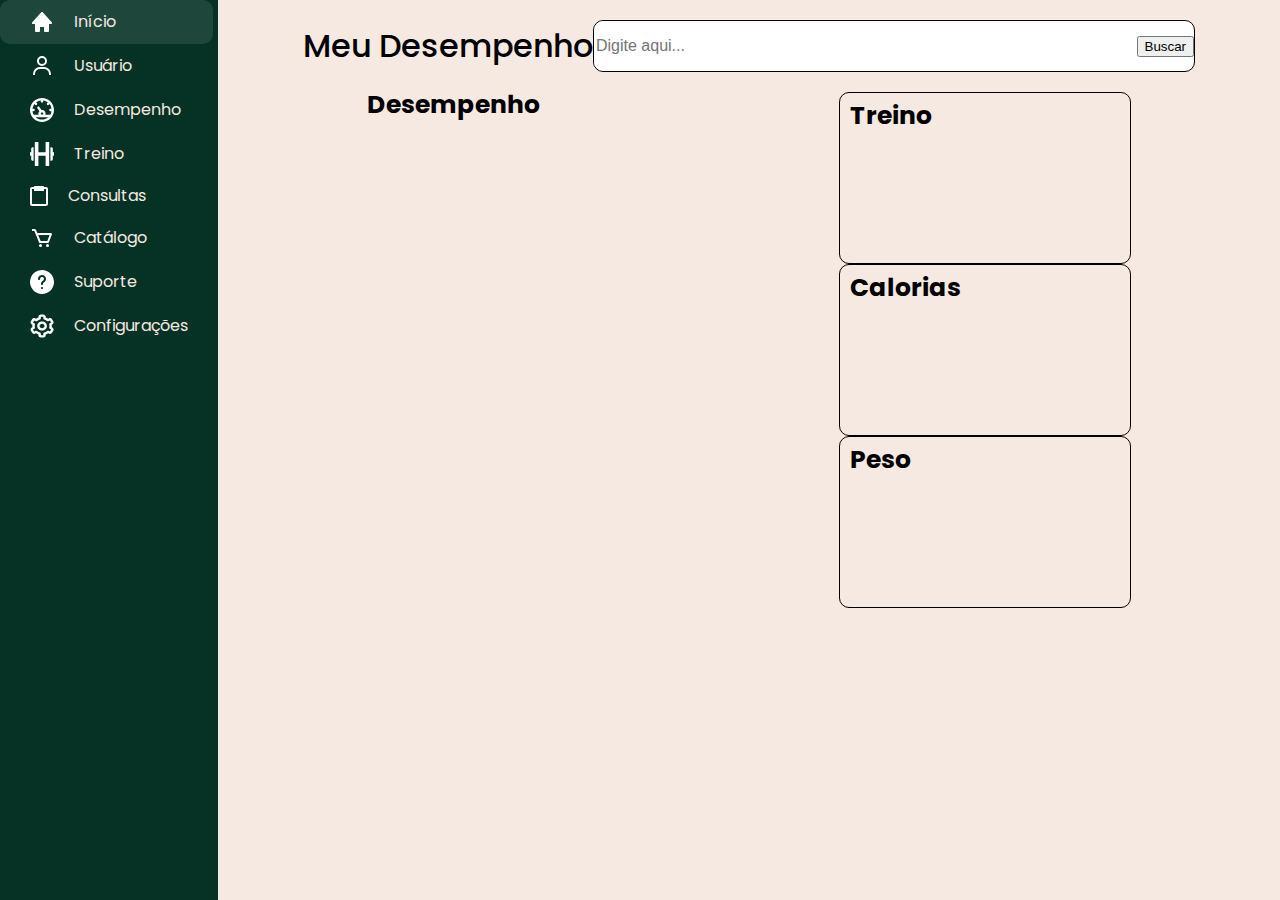
<file: html/dashboard-usuario.html>
<!DOCTYPE html>
<html lang="pt-BR">
<head>
    <meta charset="UTF-8">
    <meta name="viewport" content="width=device-width, initial-scale=1.0">
    <title>Desempenho do Usuário</title>
    <link rel="stylesheet" href="../css/reset.css">
    <link rel="stylesheet" href= "../css/dashboard-usuario.css">
</head>
<body>
   <div class="container">
        <section class="left">
            <aside>
                <nav>
                    <ul>
                        <li><a  href="#"> <img src="../assets/icons/dashboard-usuario/inicio-icon.svg" alt=""> Início</a></li>
                        <li><a href="#"> <img src="../assets/icons/dashboard-usuario/user-icon.svg" alt=""> Usuário</a></li>
                        <li><a href="#"> <img src="../assets/icons/dashboard-usuario/desempenho-icon.svg" alt=""> Desempenho</a></li>
                        <li><a href="#"> <img src="../assets/icons/dashboard-usuario/treino-icon.svg" alt=""> Treino</a></li>
                        <li><a href="#"> <img src="../assets/icons/dashboard-usuario/consulta-icon.svg" alt=""> Consultas</a></li>
                        <li><a href="#"> <img src="../assets/icons/dashboard-usuario/market-icon.svg" alt=""> Catálogo</a></li>
                        <li><a href="#"> <img src="../assets/icons/dashboard-usuario/suport-icon.svg" alt=""> Suporte</a></li>
                        <li><a href="#"> <img src="../assets/icons/dashboard-usuario/config-icon.svg" alt=""> Configurações</a></li>
                    </ul>
                </nav>
            </aside>
        </section>

        <section class="right">
            <div class="background-right"></div>   
            <header>
                <h1>Meu Desempenho</h1>
                <form action="#" method="get">
                    <input type="search" id="search" name="search" placeholder="Digite aqui...">
                    <button type="submit">Buscar</button>
                </form>
            </header>
    
            <main>   
                    <section class="desempenho">
                        <h2 id="performance-title">Desempenho</h2>
                            <div class="metrics">
                                <article>
                                    <h3>Treino</h3>
                                </article>
                                <article>
                                    <h3>Calorias</h3>
                                </article>
                                <article>
                                    <h3>Peso</h3>
                                </article>
                            </div>
                    </section>
            </main>
        </section>

   </div>
</body>
</html
</file>
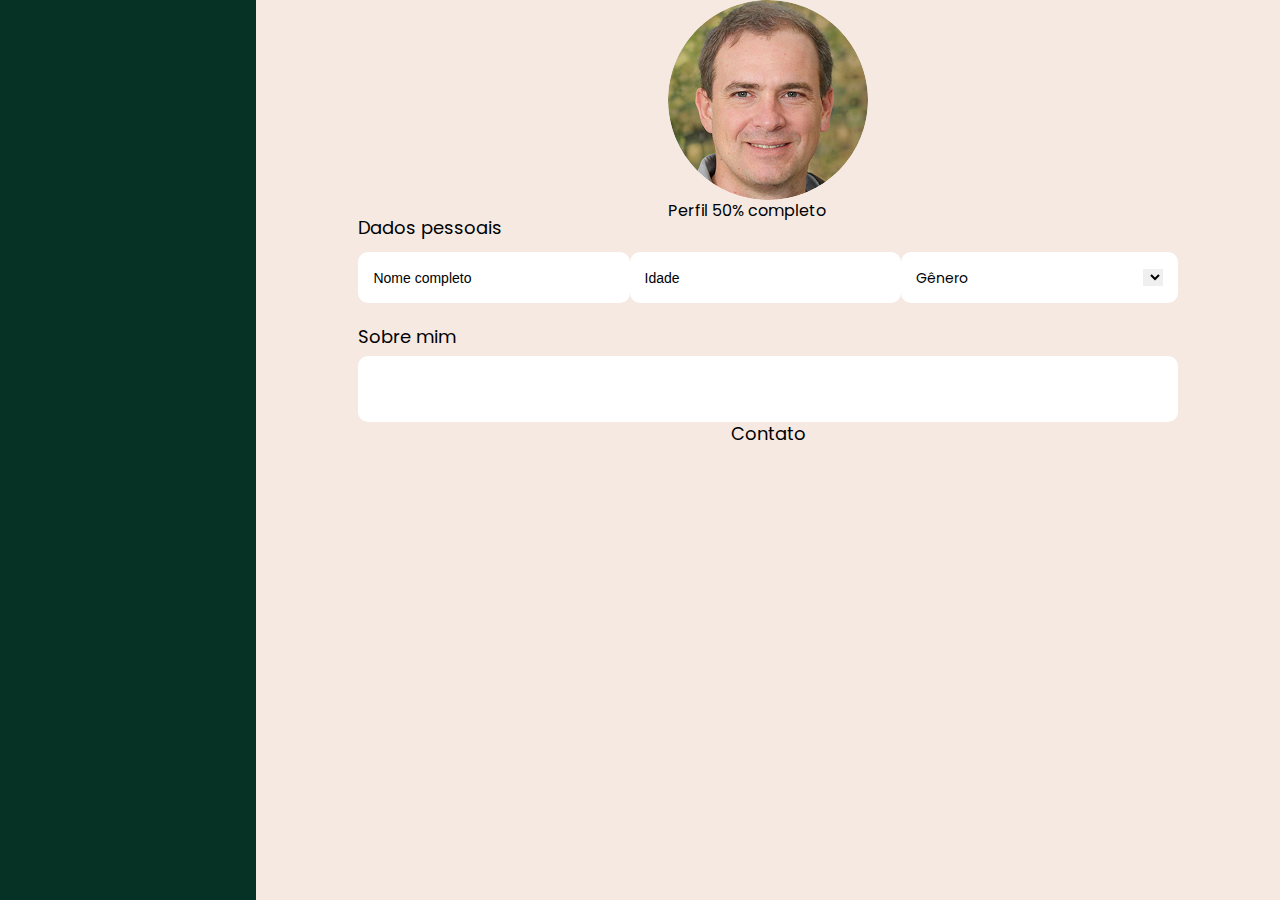
<file: teste/user-page.html>
<!DOCTYPE html>
<html lang="pt-br">
<head>
    <meta charset="UTF-8">
    <meta name="viewport" content="width=device-width, initial-scale=1.0">
    <title>Document</title>
    <link rel="stylesheet" href="reset.css">
    <link rel="stylesheet" href="user-page.css">
</head>
<body>
    <div class="container">
        <section class="left">

        </section>
        <section class="right">
            <div class="user-picture">
                <picture>
                    <img src="p1KLIPoW 1.jpg" alt="">
                </picture>
                <h4>Perfil 50% completo</h4>
            </div>
            <div class="form">
                <form action="" method="post"></form>
                    <h3>Dados pessoais</h3>
                        <div class="form-inner">
                                <input type="text" name="nome-completo" id="" value="Nome completo">
                            <input type="text" name="idade" id="" value="Idade">
                            <div class="gender">
                                <label for="genero">Gênero</label>
                                <select name="genero" id="">
                                    <option value="Masculino"></option>
                                    <option value="Feminino"></option>
                                    <option value="Prefiro não informar"></option>
                                </select>
                            </div>
                        </div>
                </form>
            </div>
            <div class="about-me">
                <h3>Sobre mim</h3>
                <textarea name="sobre-mim" id=""></textarea>
            </div>
            <div class="contato">
                <h3>Contato</h3>
                
            </div>
        </section>
    </div>
</body>
</html>
</file>
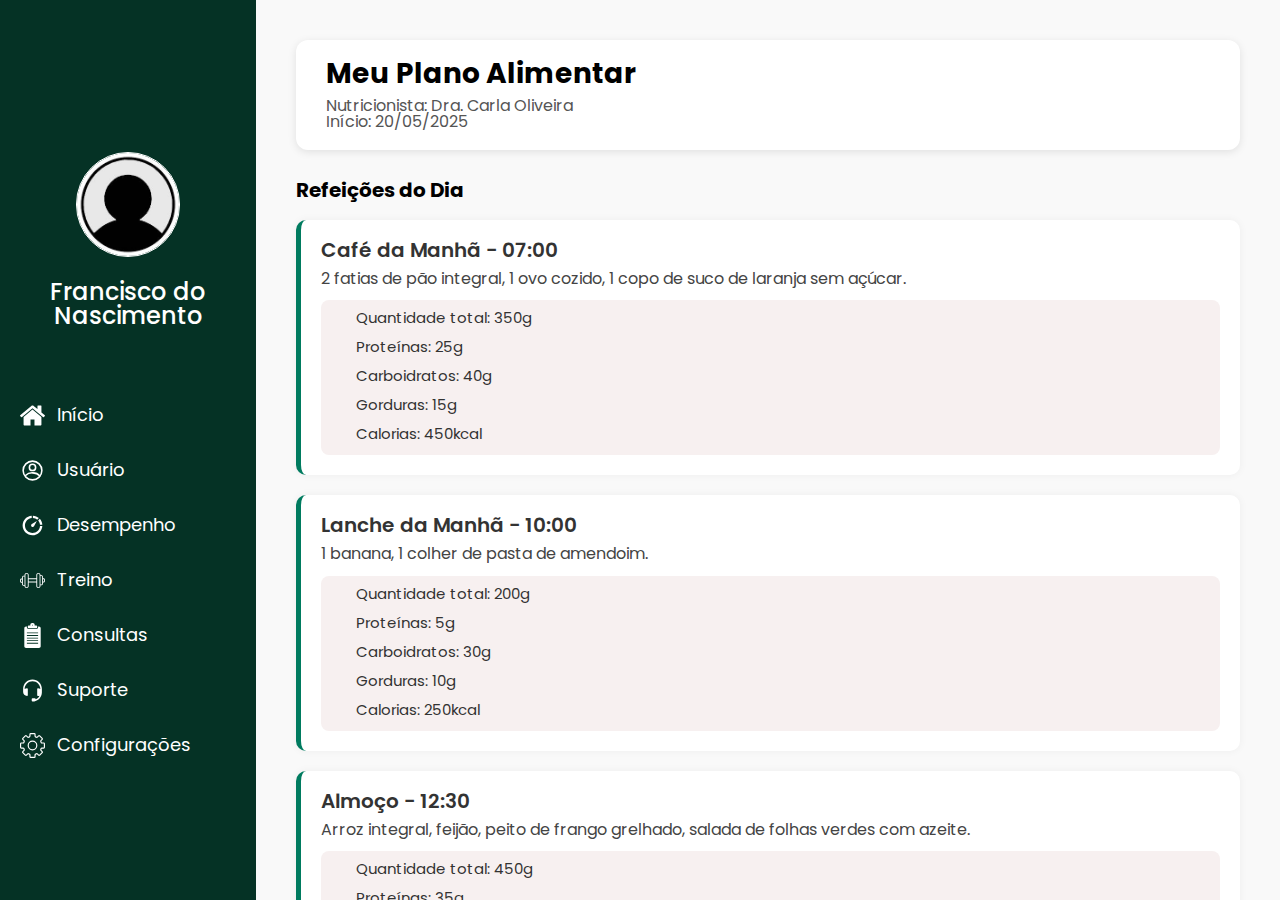
<file: view/html/pl-alimentar-usuario.html>
<!DOCTYPE html>
<html lang="pt-BR">

<head>
    <meta charset="UTF-8" />
    <meta name="viewport" content="width=device-width, initial-scale=1.0" />
    <title>Meu Plano Alimentar</title>
    <link rel="stylesheet" href="/view/css/reset.css">
    <link rel="stylesheet" href="/view/css/pl-alimentar-usuario.css" />
</head>

<body>
    <div class="container">
        <!-- Sidebar do cliente -->
        <section class="left">
            <div class="profile">
                <figure>
                    <img src="../assets/perfil-usuario/user-icon-default-mod.jpeg" alt="Foto de perfil" />
                </figure>
                <h2>Francisco do Nascimento</h2>
            </div>
            <aside>
                <nav>
                    <ul>
                        <li><a href="landing-page.php"><img src="../assets/perfil-usuario/incio-icon.svg"
                                    width="25px">Início</a></li>
                        <li><a href="perfil-usuario.php"><img src="../assets/perfil-usuario/profile-icon.svg"
                                    width="25px">Usuário</a></li>
                        <li><a href="dashboard-usuario.php"><img src="../assets/perfil-usuario/desempenho-icon.svg"
                                    width="25px">Desempenho</a></li>
                        <li><a href="treinos.php"><img src="../assets/perfil-usuario/treinos-icon.svg"
                                    width="25px">Treino</a></li>
                        <li><a href="consultas-agendadas.php"><img src="../assets/perfil-usuario/consultas-icon.svg"
                                    width="25px">Consultas</a></li>
                        <li><a href="suporte.php"><img src="../assets/perfil-usuario/suporte-icon.svg"
                                    width="25px">Suporte</a></li>
                        <li><a href="#"><img src="../assets/perfil-usuario/configuracao-icon.svg"
                                    width="25px">Configurações</a></li>
                    </ul>
                </nav>
            </aside>
        </section>

        <!-- Conteúdo do plano alimentar do cliente -->
        <main class="plano-container">
            <header class="plano-header">
                <h1>Meu Plano Alimentar</h1>
                <p>Nutricionista: Dra. Carla Oliveira</p>
                <p>Início: 20/05/2025</p>
            </header>

            <section class="refeicoes">
                <h2>Refeições do Dia</h2>

                <div class="refeicao">
                    <h3>Café da Manhã - 07:00</h3>
                    <p>2 fatias de pão integral, 1 ovo cozido, 1 copo de suco de laranja sem açúcar.</p>
                    <div class="nutrientes">
                        <ul>
                            <li>Quantidade total: 350g</li>
                            <li>Proteínas: 25g</li>
                            <li>Carboidratos: 40g</li>
                            <li>Gorduras: 15g</li>
                            <li>Calorias: 450kcal</li>
                        </ul>
                    </div>
                </div>

                <div class="refeicao">
                    <h3>Lanche da Manhã - 10:00</h3>
                    <p>1 banana, 1 colher de pasta de amendoim.</p>
                    <div class="nutrientes">
                        <ul>
                            <li>Quantidade total: 200g</li>
                            <li>Proteínas: 5g</li>
                            <li>Carboidratos: 30g</li>
                            <li>Gorduras: 10g</li>
                            <li>Calorias: 250kcal</li>
                        </ul>
                    </div>
                </div>

                <div class="refeicao">
                    <h3>Almoço - 12:30</h3>
                    <p>Arroz integral, feijão, peito de frango grelhado, salada de folhas verdes com azeite.</p>
                    <div class="nutrientes">
                        <ul>
                            <li>Quantidade total: 450g</li>
                            <li>Proteínas: 35g</li>
                            <li>Carboidratos: 50g</li>
                            <li>Gorduras: 20g</li>
                            <li>Calorias: 600kcal</li>
                        </ul>
                    </div>
                </div>

                <div class="refeicao">
                    <h3>Lanche da Tarde - 16:00</h3>
                    <p>Iogurte natural com granola e morangos.</p>
                    <div class="nutrientes">
                        <ul>
                            <li>Quantidade total: 300g</li>
                            <li>Proteínas: 15g</li>
                            <li>Carboidratos: 35g</li>
                            <li>Gorduras: 8g</li>
                            <li>Calorias: 350kcal</li>
                        </ul>
                    </div>
                </div>

                <div class="refeicao">
                    <h3>Jantar - 19:00</h3>
                    <p>Omelete com espinafre e tomate, 1 fatia de pão integral.</p>
                    <div class="nutrientes">
                        <ul>
                            <li>Quantidade total: 320g</li>
                            <li>Proteínas: 22g</li>
                            <li>Carboidratos: 25g</li>
                            <li>Gorduras: 14g</li>
                            <li>Calorias: 400kcal</li>
                        </ul>
                    </div>
                </div>
            </section>

            <section class="observacoes">
                <h2>Observações</h2>
                <p>Beber pelo menos 2 litros de água por dia. Evitar alimentos industrializados. Preferir frutas frescas
                    como sobremesa.</p>
            </section>
        </main>
    </div>
</body>

</html>
</file>
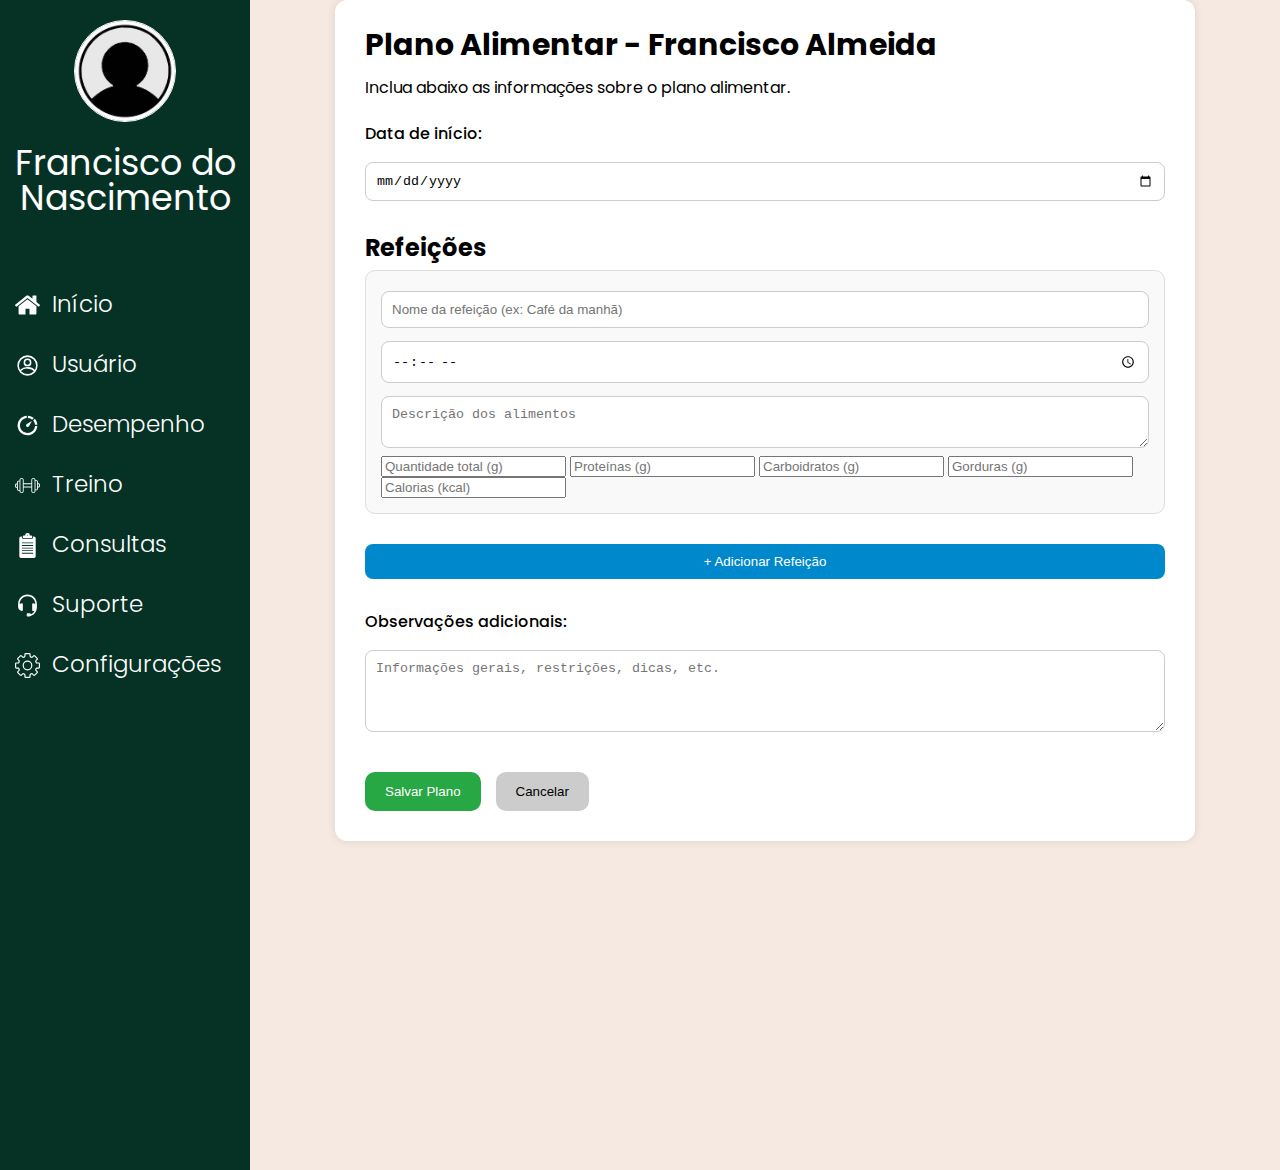
<file: view/html/pl-alimentar.html>
<!DOCTYPE html>
<html lang="pt-BR">

<head>
    <meta charset="UTF-8">
    <meta name="viewport" content="width=device-width, initial-scale=1.0">
    <title>Incluir Plano Alimentar</title>
    <link rel="stylesheet" href="/view/css/reset.css">
    <link rel="stylesheet" href="/view/css/pl-alimentar.css">

</head>

<body>
    <div class="container">
        <section class="left">
            <div class="profile">
                <figure>
                    <img src="../assets/perfil-usuario/user-icon-default-mod.jpeg" alt="Foto de perfil" />
                </figure>
                <h2>Francisco do Nascimento</h2>
            </div>
            <aside>
                <nav>
                    <ul>
                        <li><a href="landing-page.php"><img src="../assets/perfil-usuario/incio-icon.svg"
                                    width="25px" />Início</a></li>
                        <li><a href="perfil-usuario.php"><img src="../assets/perfil-usuario/profile-icon.svg"
                                    width="25px" />Usuário</a></li>
                        <li><a href="dashboard-usuario.php"><img src="../assets/perfil-usuario/desempenho-icon.svg"
                                    width="25px" />Desempenho</a></li>
                        <li><a href="treinos.php"><img src="../assets/perfil-usuario/treinos-icon.svg"
                                    width="25px" />Treino</a></li>
                        <li><a href="consultas-agendadas.php"><img src="../assets/perfil-usuario/consultas-icon.svg"
                                    width="25px" />Consultas</a></li>
                        <li><a href="suporte.php"><img src="../assets/perfil-usuario/suporte-icon.svg"
                                    width="25px" />Suporte</a></li>
                        <li><a href="#"><img src="../assets/perfil-usuario/configuracao-icon.svg"
                                    width="25px" />Configurações</a></li>
                    </ul>
                </nav>
            </aside>
        </section>

        <!-- Conteúdo principal -->
        <section class="container-right">
            <main class="plano-container">
                <header class="plano-header">
                    <h1>Plano Alimentar - Francisco Almeida</h1>
                    <p>Inclua abaixo as informações sobre o plano alimentar.</p>
                </header>

                <form id="form-plano" class="plano-form">
                    <label class="incio" for="data-inicio">Data de início:</label>
                    <input type="date" id="data-inicio" name="data-inicio" required />

                    <section id="refeicoes-container" class="refeicoes-container">
                        <h2>Refeições</h2>
                        <div class="refeicao">
                            <input type="text" name="nome-refeicao[]" placeholder="Nome da refeição (ex: Café da manhã)"
                                required />
                            <input type="time" name="horario[]" required />
                            <textarea name="descricao[]" placeholder="Descrição dos alimentos" required></textarea>
                            <div class="nutrientes-edicao">
                                <input type="number"  name="quantidade[]"
                                    placeholder="Quantidade total (g)" />
                                <input type="number"  name="proteinas[]" placeholder="Proteínas (g)" />
                                <input type="number"  name="carboidratos[]" placeholder="Carboidratos (g)" />
                                <input type="number"  name="gorduras[]" placeholder="Gorduras (g)" />
                                <input type="number"  name="calorias[]" placeholder="Calorias (kcal)" />
                            </div>

                        </div>
                    </section>

                    <button type="button" id="add-refeicao">+ Adicionar Refeição</button>

                    <label for="observacoes">Observações adicionais:</label>
                    <textarea id="observacoes" name="observacoes" rows="4"
                        placeholder="Informações gerais, restrições, dicas, etc."></textarea>

                    <div class="form-buttons">
                        <button type="submit" class="save">Salvar Plano</button>
                        <button type="reset" class="cancel">Cancelar</button>
                    </div>
                </form>
            </main>
        </section>
    </div>

    <script src="/view/js/pl-alimentar.js"></script>
</body>

</html>
</file>
<file: css/dashboard-usuario.css>
@import url('https://fonts.googleapis.com/css2?family=Poppins:ital,wght@0,100;0,200;0,300;0,400;0,500;0,600;0,700;0,800;0,900;1,100;1,200;1,300;1,400;1,500;1,600;1,700;1,800;1,900&display=swap');

body {
    font-family: "Poppins", sans-serif;
    background-color: #F5E9E2;
}

.container {
    width: 100vw;
    height: 100vh;
    display: flex;
    flex-direction: row;
}

.left{
    width: 20%;
    height: 100vh;
    background-color: #053225;
    display: flex;
    flex-direction: column;
    align-items: center;;
    justify-content: flex-start;
    gap: 5vh;
}

.profile{
    display: flex;
    flex-direction: column;
    color: white;
    text-align: center;
    gap: 20px;
    margin: 20px 0px 20px 0px;
    font-weight: bold;
    font-size: 20px;
    text-wrap: wrap;
}

.profile img{
    border-radius: 100px;
    width: 40%;
    border: 3px solid white;
}

aside nav ul{
    display: flex;
    flex-direction: column;
    align-items: flex-start;
    justify-content: center;
}

aside nav ul li a{
    display: flex;
    align-items: center;
    justify-content: center;
    gap: 20px;
    text-decoration: none;
    color: #F5E9E2;
}

aside nav ul li{
    width: 70%;
    display: flex;
    flex-direction: column;
    align-items: flex-start;
    justify-content: flex-start;
    padding: 10px 30px 10px 30px;

}

aside nav ul li:hover{
    background-color: rgba(255, 255, 255, 0.100);
    border-radius: 10px;
}

header {
    margin-top: 20px;
    margin-bottom: 20px;
    display: flex;
    justify-content: space-between;
    align-items: center;
    padding: 0 35px 0 35px;

}

header h1{
    font-size: 32px;
    font-weight: 500;
}

form{
    background-color: #ffffff;
    display: flex;
    align-items: center;
    gap: 10px;
    width: 600px;
    height: 50px;
    border: 1px solid #000;
    border-radius: 10px;
}

form img{
    width: 30px;
    height: 30px;
    margin-left: 10px;
}

form input{
    border: none;
    width: 667px;
    height: 50px;
    border-radius: 10px;
    font-size: 16px;
    font-weight: 500;
}

.right{
    width: 100%;
    display: flex;
    flex-direction: column;
    align-items: center;
}

.background-content{
    margin-top: 20px;
    width: 90%;
    height: 100%;
    background-color: #ffffff;
    border-radius: 10px;
}

main {
    display: flex;
    flex-direction: column;
    width: 100%;
    height: 100%;
}

ul{
    display: flex;
    flex-direction: column;
}

.desempenho{
    width: 100%;
    display: flex;
    justify-content: space-around;
    font-size: 25px;
    font-weight: bold;
}

.desempenho article{
    display: flex;
    flex-direction: column;
    width: 270px;
    height: 150px;
    border: 1px solid #000;
    border-radius: 10px;
    padding: 10px;
    gap: 20px;
}

.desempenho img{
    background-color: white;
    border-radius: 10px;
    border: 1px solid black;
    padding: 5px;
}

.desempenho article.treino {
    background-color: #2D92E3;
}

.desempenho article.calorias {
    background-color: #3FBA0B;
}

.desempenho article.peso {
    background-color: #EFA73C;
}

.treinos{
    height: 298px;
    margin-top: 40px;
    display: flex;
    width: 100%;
    justify-content: space-around;
}

.grafico{
    width: 70%;
    height: 298px;
    border-radius: 10px;
    border: 1px solid black;
    display: flex;
    flex-direction: column;
    align-items: center;
}

.col-all{
     width: 100%;
    height: 100%;
    display: flex;
    align-items: end;
    justify-content: space-around;
}

.col{
    border-radius: 10px;
    margin-bottom: 10px;
}

.c-b{
    background-color: #2D92E3;
}

.c-g{
    background-color: #3FBA0B;
}

.c-o{
    background-color: #EFA73C;
}

.c-1{
    width: 4%;
    height: 20%;
}
.c-2{
    width: 4%;
    height: 40%;
}
.c-3{
    width: 4%;
    height: 60%;
}
.c-4{
    width: 4%;
    height: 50%;
}
.c-5{
    width: 4%;
    height: 70%;
}
.c-6{
    width: 4%;
    height: 30%;
}
.c-7{
    width: 4%;
    height: 80%;
}
.c-8{
    width: 4%;
    height: 40%;
}
.c-9{
    width: 4%;
    height: 50%;
}
.c-10{
    width: 4%;
    height: 70%;
}
.c-11{
    width: 4%;
    height: 75%;
}
.c-12{
    width: 4%;
    height: 60%;
}
.c-13{
    width: 4%;
    height: 50%;
}
.c-14{
    width: 4%;
    height: 32%;
}
.c-15{
    width: 4%;
    height: 69%;
}
.c-16{
    width: 4%;
    height: 34%;
}

.line-col{
    width: 97%;
    height: 11px;
    background-color: #000;
    border-radius: 10px;
    margin-bottom: 26px;
    border-radius: 10px;
}

.sec-treinos-semanais{
    width: 25%;
    height: 298px;
    display: flex;
    justify-content: space-between;
    flex-direction: column;
}

.sec-treinos-semanais article{
    display: flex;
    flex-direction: column;
    width: 100%;
    height: 90px;
    border-radius: 10px;
    border: 1px solid black;
    justify-content: space-around;
    align-items: center;
}

.sec-treinos-semanais article div{
    display: flex;
    gap: 10px;
}

.sec-treinos-semanais article div{
    display: flex;
    align-items: center;
}
</file>
<file: teste/user-page.css>
@import url('https://fonts.googleapis.com/css2?family=Poppins:ital,wght@0,100;0,200;0,300;0,400;0,500;0,600;0,700;0,800;0,900;1,100;1,200;1,300;1,400;1,500;1,600;1,700;1,800;1,900&display=swap');

body {
    font-family: "Poppins", sans-serif;
    background-color: #F5E9E2;
}

.container {
    width: 100vw;
    height: 100vh;
    display: flex;
    flex-direction: row;
}

.left {
    width: 20%;
    height: 100%;
    background-color: #053225;
}

.right {
    width: 80%;
    height: 100%;
    display: flex;
    flex-direction: column;
    align-items: center;
}

.right picture img {
    border-radius: 100%;
}

.user-picture {

}

.gender {
    display: flex;
    flex-direction: row;
    align-items: center;
    justify-content: space-between;
    width: 256px;
    height: 21px;
    border-radius: 10px;
    padding: 15px;
    background-color: white;
}

.gender select {
    border-style: none;

}

.gender label {
    font-size: 14px;
}

h3 {
    font-size: 18px;

}

.form {
    width: 80%;
}

.form-inner {
    margin: 15px 0px;
    display: flex;
    flex-direction: row;
    justify-content: space-between;
}

.form-inner input {
    width: 250px;
    font-size: 14px;
    padding: 15px;
    border-radius: 10px;
    border-style: none;
}

.about-me {
    width: 80%;
}

.about-me h3 {
    margin: 10px 0px;
    font-size: 18px;
}
.about-me textarea {
    border-style: none;
    border-radius: 10px;
    width: 100%;
    padding: 18px 0px;
    resize: none;
}
</file>
<file: view/css/pl-alimentar-usuario.css>
@import url('https://fonts.googleapis.com/css2?family=Poppins:wght@300;400;600;700&display=swap');

body {
  font-family: 'Poppins', sans-serif;
  background-color: #f5e9e2;
}

ul {
  list-style: none;
  display: flex;
  flex-direction: column;
  gap: 10px;
}

.container {
  display: flex;
  width: 100%;
  height: 100vh;
}

/* SIDEBAR CLIENTE  */
.left {
    width: 20%;
    min-height: 100vh;
    background-color: #053225;
    display: flex;
    flex-direction: column;
    align-items: flex-start;
    justify-content: center;
    gap: 5vh;
    color: white;
}

.left h2 {
  max-width: 300px;
  max-height: 70px;
  font-size: 24px;
  font-weight: 500;
  text-align: center;
}

.profile {
   display: flex;
    flex-direction: column;
    text-align: center;
    gap: 20px;
    color: rgb(255, 255, 255);
    font-weight: bold;
    font-size: 20px;
    text-wrap: wrap;
    margin: 20px 0px 20px 0px;
}

.profile img {
  border-radius: 100px;
  width: 40%;
  border: 1px solid white;
}

aside nav ul li {
  width: 100%;
  padding: 10px 20px;
}

aside nav ul li a {
  display: flex;
  align-items: center;
  gap: 12px;
  font-size: 18px;
  font-weight: 400;
  color: white;
  text-decoration: none;
}

aside nav ul li:hover {
  background-color: rgba(255, 255, 255, 0.1);
  border-radius: 8px;
}

/* CONTEÚDO PRINCIPAL*/
.plano-container {
  flex: 1;
  padding: 40px;
  background-color: #f9f9f9;
  overflow-y: auto;
}

.plano-header {
  background-color: #fff;
  padding: 20px 30px;
  border-radius: 12px;
  box-shadow: 0 2px 8px rgba(0, 0, 0, 0.1);
  margin-bottom: 30px;
}

.plano-header h1 {
  font-size: 28px;
  font-weight: 700;
  margin-bottom: 10px;
}

.plano-header p {
  font-size: 16px;
  color: #555;
}

.refeicoes {
  display: flex;
  flex-direction: column;
  gap: 20px;
}
.refeicoes h2{
  display: flex;
  flex-direction: column;
  gap: 20px;
  font-size: 20px;
  font-weight: 620;
}
.refeicao {
  background-color: #ffffff;
  border-left: 5px solid #007b5f;
  padding: 20px;
  border-radius: 10px;
  box-shadow: 0 0 8px rgba(0, 0, 0, 0.05);
}

.refeicao h3 {
  font-size: 20px;
  font-weight: 600;
  color: #333;
  margin-bottom: 8px;
}

.refeicao p {
  font-size: 16px;
  color: #444;
  line-height: 1.4;
  margin-bottom: 5px;
}

/* NOVO: Tabela de nutrientes e porções */
.nutrientes {
  margin-top: 10px;
  background-color: #f7f0f0;
  border-radius: 8px;
  padding: 10px 15px;
  font-size: 15px;
}

.nutrientes ul {
  padding-left: 20px;
}

.nutrientes li {
  margin-bottom: 4px;
  color: #333;
}

/* Observações */
.observacoes {
  background-color: #ffffff;
  margin-top: 30px;
  padding: 25px;
  border-radius: 12px;
  box-shadow: 0 2px 8px rgba(0, 0, 0, 0.1);
}

.observacoes h2 {
  font-size: 22px;
  font-weight: 600;
  margin-bottom: 10px;
}

.observacoes p {
  font-size: 16px;
  color: #444;
  line-height: 1.5;
}
</file>
<file: view/css/pl-alimentar.css>
@import url('https://fonts.googleapis.com/css2?family=Poppins:ital,wght@0,100;0,200;0,300;0,400;0,500;0,600;0,700;0,800;0,900;1,100;1,200;1,300;1,400;1,500;1,600;1,700;1,800;1,900&display=swap');


body {
  font-family: 'Poppins', sans-serif;
  background-color: #f5e9e2;
  box-sizing: border-box;
}
/*menu lateral */
ul{
    display: flex;
    flex-direction: column;
    gap: 10px;
}
.container {
    display: flex; 
    width: 100dvw;
    height: 100dvh;
    display: flex;
    flex-direction: row;
}

.container-right {
    width: 100%;
    height: 130vh;
}



.left {
    width: 20%;
    height: 130dvh;
    background-color: #053225;
    display: flex;
    flex-direction: column;
    align-items: center;
    justify-content: flex-start;
    gap: 5dvh;
    color: white;
}

.left h2 {
max-width: 300px;
    max-height: 70px;
    font-size: 35px;
    font-weight: 400;
}
.profile {
    display: flex;
    flex-direction: column;
    text-align: center;
    gap: 20px;
    color: rgb(255, 255, 255);
    font-weight: bold;
    font-size: 20px;
    text-wrap: wrap;
    margin: 20px 0px 20px 0px;
}


.profile img {
  border-radius: 100px;
  width: 40%;
  border: 1px solid white;
}

aside nav ul li {
    width: 250px;
    height: 50px;
    text-align: start;
    display: flex;
    flex-direction: row;
    justify-content: flex-start;
    align-items: center;
}

aside nav ul li a {
    display: flex;
    gap: 12px;
    font-size: 23px;
    font-weight: 300;
    text-decoration: none;
    color: #ffffff;
    margin: 0px 0px 0px 15px;
}

aside nav ul li:hover {
    background-color: rgba(255, 255, 255, 0.100);
    border-radius: 10px;
}


/* Conteúdo principal */
.plano-container {
  max-width: 800px;
  margin: auto;
  background-color: #fff;
  padding: 30px;
  border-radius: 12px;
  box-shadow: 0 0 10px rgba(0, 0, 0, 0.1);
  width: 100%;
}

.plano-header h1 {
  font-size: 30px;
  font-weight: 700;
  margin-bottom: 20px;
}

.plano-header p {
  margin-bottom: 10px;
 
}

.plano-form {
  display: flex;
  flex-direction: column;
  gap: 15px;
}

.plano-form label {
  display: block;
  margin-top: 20px;
  font-weight: 500;
}

.plano-form input[type="text"],
.plano-form input[type="date"],
.plano-form input[type="time"],
.plano-form textarea {
  width: 100%;
  padding: 10px;
  margin-top: 5px;
  border: 1px solid #ccc;
  border-radius: 8px;
  box-sizing: border-box;
}

.refeicao {
  border: 1px solid #ddd;
  padding: 15px;
  margin-top: 10px;
  border-radius: 10px;
  background-color: #f9f9f9;
  display: flex;
  flex-direction: column;
  gap: 8px;
}

.refeicoes-container h2{
  font-weight: 700;
  font-size: 24px;
  margin-top: 20px;
}

#add-refeicao {
  margin-top: 15px;
  background-color: #0088cc;
  color: #fff;
  padding: 10px 16px;
  border: none;
  border-radius: 8px;
  cursor: pointer;
}

#add-refeicao:hover {
  background-color: #006f9c;
}

.form-buttons {
  margin-top: 25px;
  display: flex;
  gap: 15px;
}

.save {
  background-color: #28a745;
  color: white;
  padding: 12px 20px;
  border: none;
  border-radius: 10px;
  cursor: pointer;
}

.cancel {
  background-color: #ccc;
  color: #000;
  padding: 12px 20px;
  border: none;
  border-radius: 10px;
  cursor: pointer;
}
</file>
